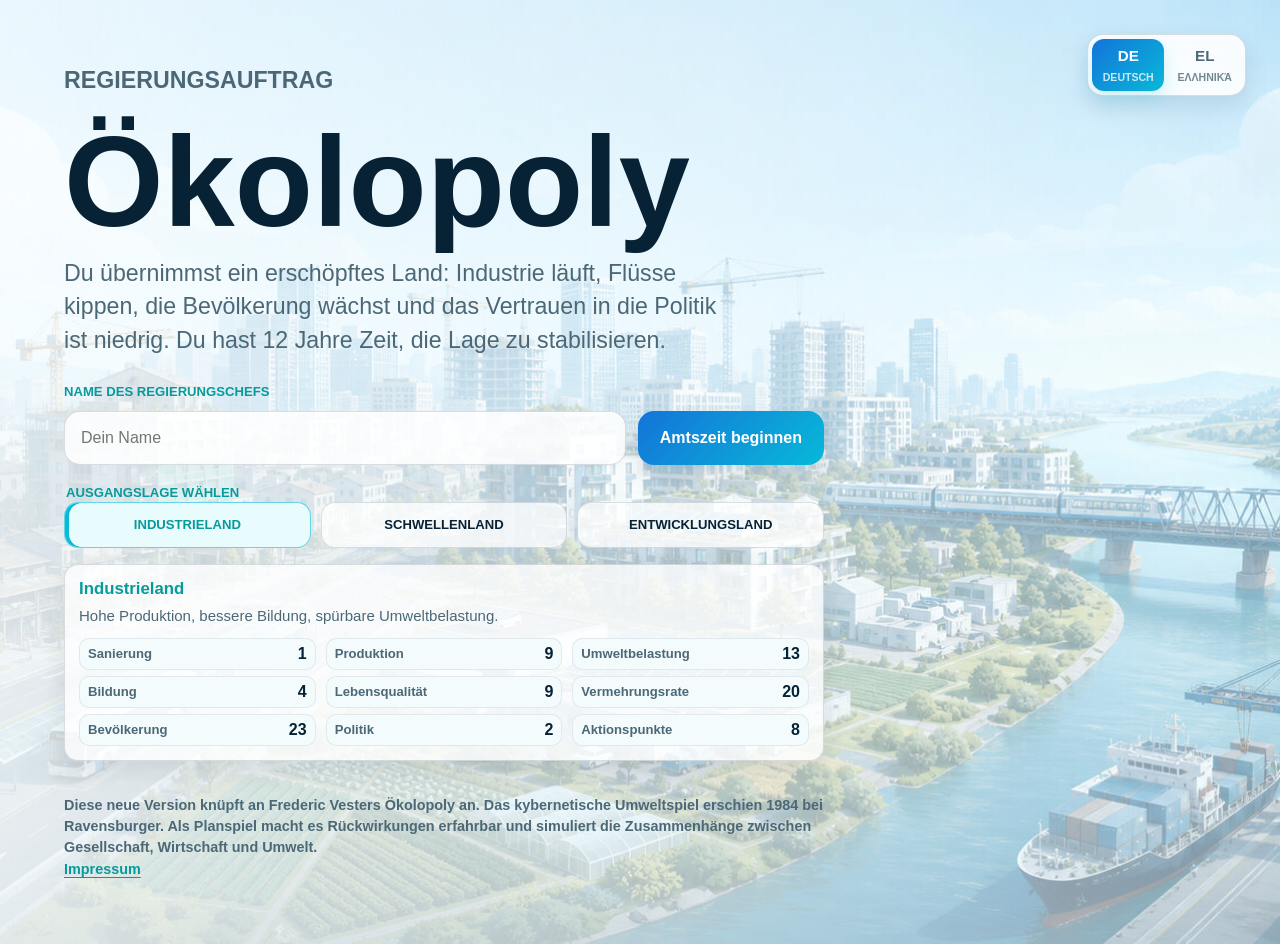
<file: index.html>
<!doctype html>
<html lang="de">
  <head>
    <meta charset="utf-8">
    <meta name="viewport" content="width=device-width, initial-scale=1">
    <title>Oekolopoly</title>
    <link rel="stylesheet" href="styles.css?v=codex-situative-tooltips-20260611-3">
  </head>
  <body>
    <main id="app" class="app-shell" aria-live="polite"></main>
    <script src="curves.js?v=codex-modern-reskin-20260531-3"></script>
    <script src="app.js?v=codex-mobile-tooltip-tap-20260611"></script>
  </body>
</html>
</file>
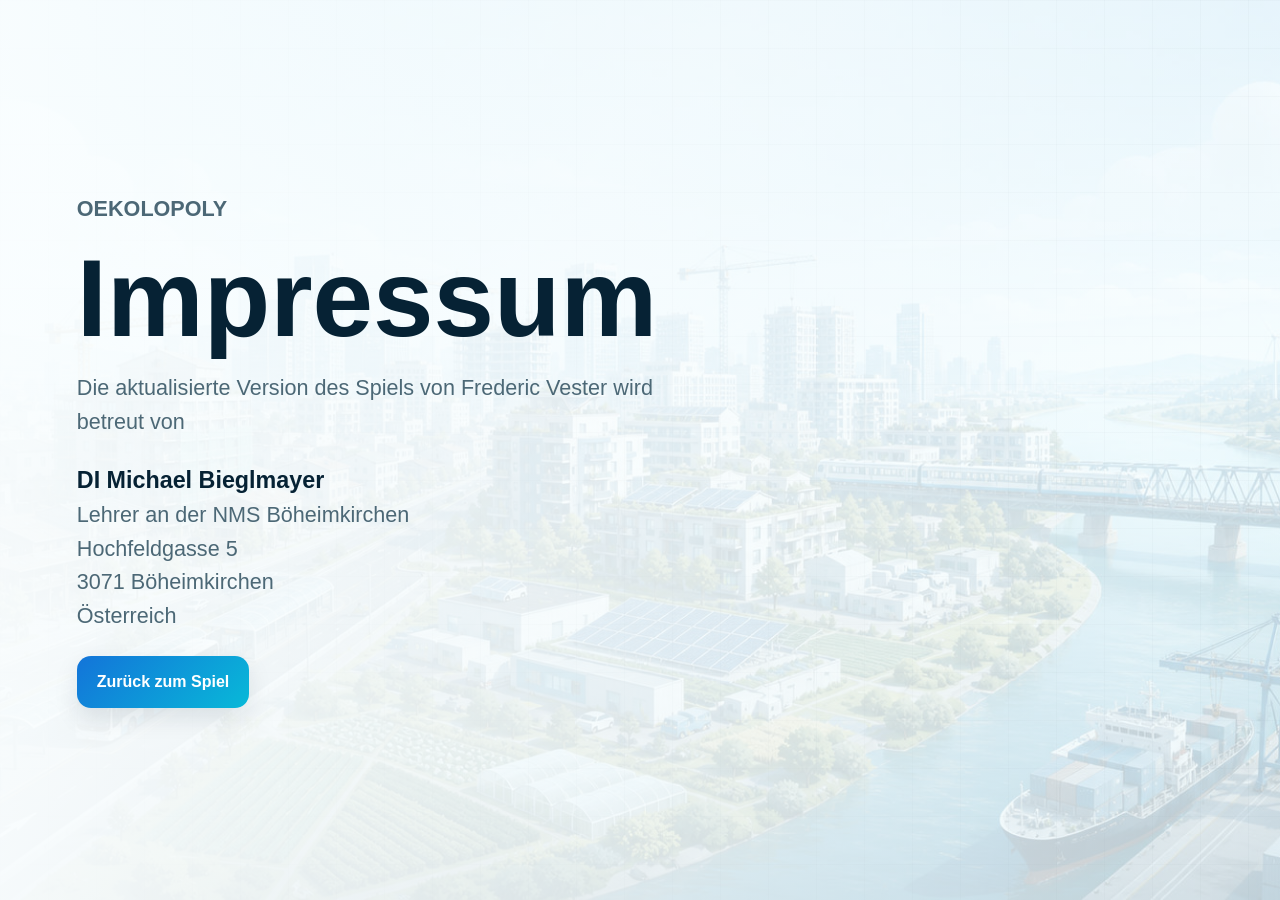
<file: impressum.html>
<!doctype html>
<html lang="de">
  <head>
    <meta charset="utf-8">
    <meta name="viewport" content="width=device-width, initial-scale=1">
    <title>Impressum - Oekolopoly</title>
    <link rel="stylesheet" href="styles.css?v=codex-modern-reskin-20260531-3">
  </head>
  <body class="imprint-page">
    <main class="imprint-screen">
      <section class="imprint-content" aria-labelledby="imprint-title">
        <p class="kicker">Oekolopoly</p>
        <h1 id="imprint-title">Impressum</h1>
        <p>Die aktualisierte Version des Spiels von Frederic Vester wird betreut von</p>
        <address>
          <strong>DI Michael Bieglmayer</strong><br>
          Lehrer an der NMS Böheimkirchen<br>
          Hochfeldgasse 5<br>
          3071 Böheimkirchen<br>
          Österreich
        </address>
        <a class="imprint-back" href="index.html">Zurück zum Spiel</a>
      </section>
    </main>
  </body>
</html>
</file>
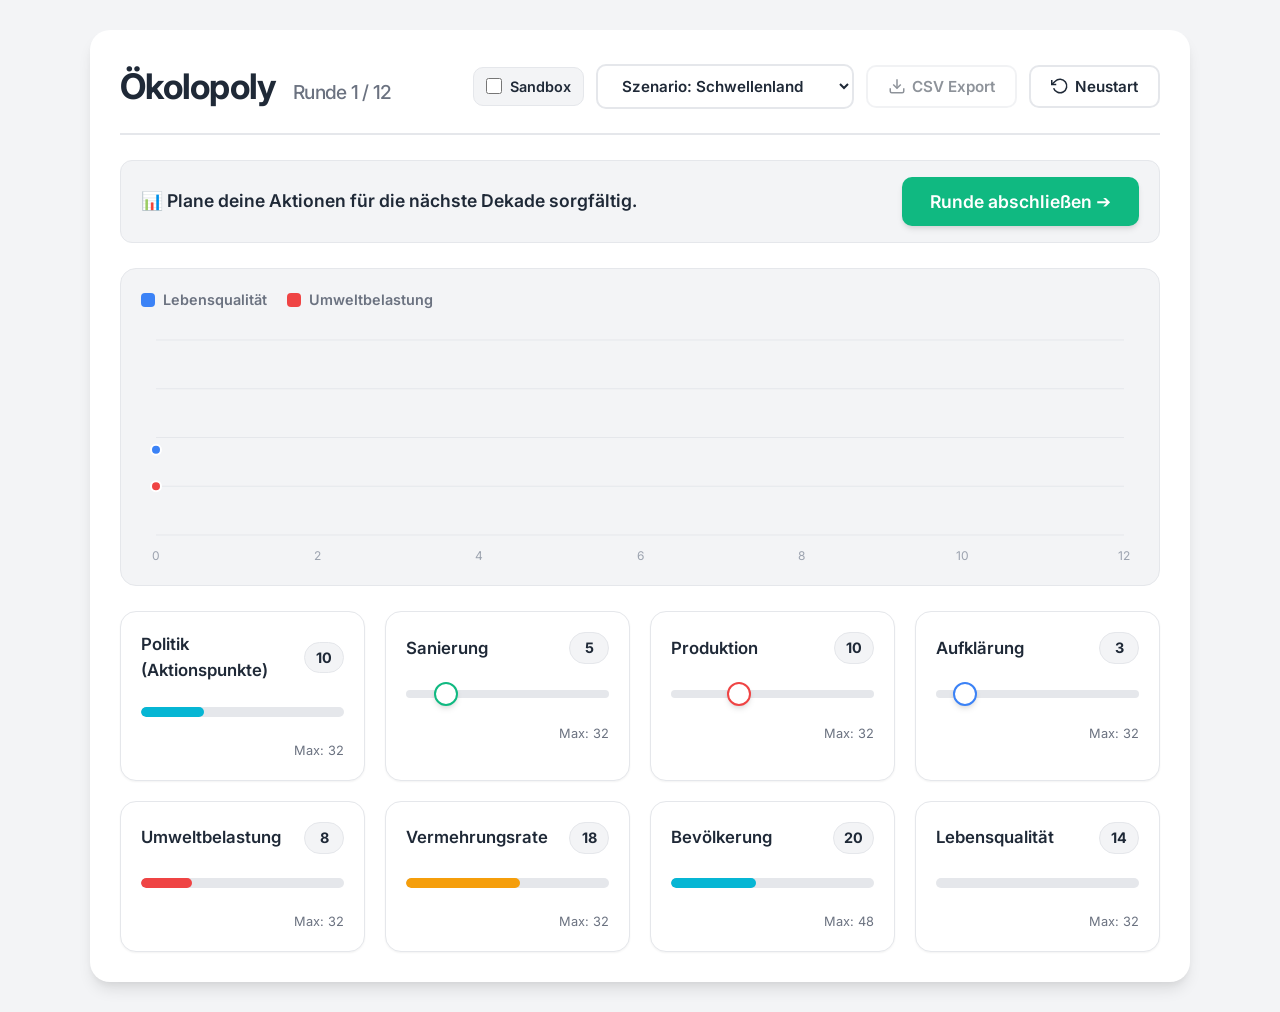
<file: oeko.html>
<!doctype html>
<html lang="de">
<head>
    <meta charset="utf-8">
    <meta name="viewport" content="width=device-width, initial-scale=1">
    <title>Ökolopoly - Modern Edition (Kybernetik-Engine)</title>
    <link href="https://fonts.googleapis.com/css2?family=Inter:wght@400;500;600;700&display=swap" rel="stylesheet">
    <style>
        /* --- Modernes CSS Design --- */
        :root {
            --bg-body: #f3f4f6;
            --bg-surface: #ffffff;
            --text-main: #1f2937;
            --text-muted: #6b7280;
            --border-light: #e5e7eb;
            
            --color-primary: #3b82f6; 
            --color-primary-hover: #2563eb;
            --color-success: #10b981; 
            --color-success-hover: #059669;
            --color-danger: #ef4444; 
            --color-warning: #f59e0b; 
            --color-info: #06b6d4; 
            
            --shadow-sm: 0 1px 2px 0 rgba(0, 0, 0, 0.05);
            --shadow-md: 0 4px 6px -1px rgba(0, 0, 0, 0.1), 0 2px 4px -1px rgba(0, 0, 0, 0.06);
            --shadow-lg: 0 10px 15px -3px rgba(0, 0, 0, 0.1), 0 4px 6px -2px rgba(0, 0, 0, 0.05);
            
            font-family: 'Inter', system-ui, -apple-system, sans-serif;
        }

        * { box-sizing: border-box; margin: 0; padding: 0; }

        body {
            width: 100%; min-height: 100vh;
            background: var(--bg-body); color: var(--text-main);
            padding: 30px 20px; display: flex;
            justify-content: center; align-items: flex-start;
            line-height: 1.5;
        }

        .app-shell {
            background: var(--bg-surface); max-width: 1100px;
            width: 100%; border-radius: 20px;
            box-shadow: var(--shadow-lg); padding: 30px;
            display: flex; flex-direction: column; gap: 25px;
            position: relative;
        }

        header {
            display: flex; justify-content: space-between; align-items: center;
            border-bottom: 2px solid var(--border-light); padding-bottom: 20px;
            flex-wrap: wrap; gap: 15px;
        }

        h1 { font-size: 2.2rem; font-weight: 700; letter-spacing: -0.02em; color: var(--text-main); }
        h1 span { font-size: 1.2rem; font-weight: 500; color: var(--text-muted); margin-left: 10px; }

        .header-actions { display: flex; gap: 12px; align-items: center; flex-wrap: wrap; }

        .sandbox-toggle {
            display: flex; align-items: center; gap: 8px; font-weight: 600; font-size: 0.9rem;
            cursor: pointer; padding: 8px 12px; background: var(--bg-body);
            border: 1px solid var(--border-light); border-radius: 10px; color: var(--text-main);
            transition: all 0.2s;
        }
        .sandbox-toggle:hover { background: #e5e7eb; }
        .sandbox-toggle input { cursor: pointer; width: 16px; height: 16px; accent-color: var(--color-warning); }

        button, select {
            padding: 10px 20px; font-size: 0.95rem; font-weight: 600;
            border: none; border-radius: 10px; cursor: pointer;
            transition: all 0.2s ease; display: inline-flex;
            align-items: center; justify-content: center;
            font-family: inherit;
        }

        .btn-outline { background: transparent; color: var(--text-main); border: 2px solid var(--border-light); }
        .btn-outline:hover:not(:disabled) { background: var(--bg-body); border-color: #d1d5db; }
        
        select.btn-outline { appearance: auto; background-color: var(--bg-surface); padding-right: 12px; }

        button.btn-primary { background: var(--color-primary); color: white; box-shadow: var(--shadow-md); }
        button.btn-primary:hover:not(:disabled) { background: var(--color-primary-hover); transform: translateY(-1px); }
        button.btn-success { background: var(--color-success); color: white; box-shadow: var(--shadow-md); padding: 14px 28px; font-size: 1.1rem; }
        button.btn-success:hover:not(:disabled) { background: var(--color-success-hover); transform: translateY(-2px); box-shadow: var(--shadow-lg); }
        button:disabled, select:disabled { opacity: 0.5; cursor: not-allowed; transform: none !important; box-shadow: none !important; }

        .status-banner {
            padding: 16px 20px; border-radius: 12px; font-weight: 600; font-size: 1.1rem;
            display: flex; align-items: center; justify-content: space-between;
            background: var(--bg-body); color: var(--text-main);
            border: 1px solid var(--border-light); transition: all 0.3s ease;
        }
        .status-banner.is-danger { background: #fef2f2; color: #991b1b; border-color: #f87171; }
        .status-banner.is-success { background: #ecfdf5; color: #065f46; border-color: #34d399; }
        .status-banner.is-warning { background: #fffbeb; color: #b45309; border-color: #fcd34d; }

        .chart-section { background: var(--bg-body); border-radius: 16px; padding: 20px; border: 1px solid var(--border-light); }
        .legend { display: flex; gap: 20px; margin-bottom: 15px; font-size: 0.9rem; font-weight: 600; color: var(--text-muted); }
        .legend-item { display: flex; align-items: center; gap: 8px; }
        .legend-color { width: 14px; height: 14px; border-radius: 4px; }
        canvas { width: 100%; height: 240px; display: block; }

        .dashboard { display: grid; grid-template-columns: repeat(auto-fit, minmax(240px, 1fr)); gap: 20px; }
        .metric-card {
            background: var(--bg-surface); border: 1px solid var(--border-light);
            border-radius: 16px; padding: 20px; display: flex; flex-direction: column;
            gap: 16px; box-shadow: var(--shadow-sm); transition: transform 0.2s, box-shadow 0.2s;
        }
        .metric-card:hover { box-shadow: var(--shadow-md); transform: translateY(-2px); }
        .metric-card h3 { font-size: 1.05rem; font-weight: 600; display: flex; justify-content: space-between; align-items: center; }
        .badge { background: var(--bg-body); color: var(--text-main); padding: 4px 10px; border-radius: 20px; font-size: 0.9rem; font-weight: 700; border: 1px solid var(--border-light); min-width: 40px; text-align: center; }

        input[type=range] { -webkit-appearance: none; width: 100%; background: transparent; margin: 10px 0; }
        input[type=range]:focus { outline: none; }
        input[type=range]::-webkit-slider-runnable-track { width: 100%; height: 8px; cursor: pointer; background: var(--border-light); border-radius: 4px; }
        input[type=range]::-webkit-slider-thumb {
            height: 24px; width: 24px; border-radius: 50%; background: var(--bg-surface);
            border: 2px solid var(--color-primary); cursor: pointer; -webkit-appearance: none;
            margin-top: -8px; box-shadow: var(--shadow-md); transition: transform 0.1s;
        }
        input[type=range]::-webkit-slider-thumb:hover { transform: scale(1.15); }
        
        input.slider-red::-webkit-slider-thumb { border-color: var(--color-danger); }
        input.slider-green::-webkit-slider-thumb { border-color: var(--color-success); }
        input.slider-blue::-webkit-slider-thumb { border-color: var(--color-primary); }
        input.slider-info::-webkit-slider-thumb { border-color: var(--color-info); }
        input.slider-warning::-webkit-slider-thumb { border-color: var(--color-warning); }
        input.slider-danger::-webkit-slider-thumb { border-color: var(--color-danger); }

        .readonly-bar { width: 100%; height: 10px; background: var(--border-light); border-radius: 5px; overflow: hidden; position: relative; margin: 8px 0; }
        .readonly-fill { height: 100%; background: var(--color-warning); width: 50%; border-radius: 5px; transition: width 0.4s cubic-bezier(0.4, 0, 0.2, 1); }
        .metric-footer { font-size: 0.8rem; color: var(--text-muted); text-align: right; }

        /* --- NEU: Modal Styles (Game Over / Abgesetzt) --- */
        .modal-overlay {
            position: fixed; top: 0; left: 0; width: 100%; height: 100%;
            background: rgba(0, 0, 0, 0.6); backdrop-filter: blur(4px);
            display: flex; align-items: center; justify-content: center;
            opacity: 0; pointer-events: none; transition: opacity 0.3s ease;
            z-index: 1000;
        }
        .modal-overlay.active {
            opacity: 1; pointer-events: auto;
        }
        .modal-box {
            background: var(--bg-surface); padding: 40px; border-radius: 24px;
            max-width: 500px; width: 90%; text-align: center;
            box-shadow: 0 25px 50px -12px rgba(0, 0, 0, 0.25);
            transform: translateY(20px); transition: transform 0.3s ease;
        }
        .modal-overlay.active .modal-box {
            transform: translateY(0);
        }
        .modal-icon { font-size: 4rem; margin-bottom: 10px; }
        .modal-title { font-size: 2rem; font-weight: 700; margin-bottom: 15px; }
        .modal-title.danger { color: var(--color-danger); }
        .modal-title.success { color: var(--color-success); }
        .modal-message { font-size: 1.1rem; color: var(--text-muted); margin-bottom: 30px; line-height: 1.6; }
        
    </style>
</head>
<body>

    <!-- NEU: Game Over Modal -->
    <div id="game-modal" class="modal-overlay">
        <div class="modal-box">
            <div id="modal-icon" class="modal-icon">❌</div>
            <h2 id="modal-title" class="modal-title danger">ABGESETZT!</h2>
            <p id="modal-message" class="modal-message">Die Umwelt wurde zerstört.</p>
            <button id="btn-modal-close" class="btn-primary" style="width: 100%; padding: 14px; font-size: 1.1rem;">Verstanden</button>
        </div>
    </div>

    <main id="app" class="app-shell" aria-live="polite">
        <header>
            <h1>Ökolopoly <span id="round-display">Runde 1 / 12</span></h1>
            <div class="header-actions">
                <label class="sandbox-toggle" title="Schaltet alle Regler für manuelles Experimentieren frei">
                    <input type="checkbox" id="sandbox-checkbox">
                    Sandbox
                </label>
                <select id="scenario-select" class="btn-outline">
                    <option value="industrieland">Szenario: Industrieland</option>
                    <option value="schwellenland" selected>Szenario: Schwellenland</option>
                    <option value="entwicklungsland">Szenario: Entwicklungsland</option>
                </select>

                <button id="btn-export" class="btn-outline" disabled>
                    <svg width="18" height="18" viewBox="0 0 24 24" fill="none" stroke="currentColor" stroke-width="2" style="margin-right: 6px;"><path d="M21 15v4a2 2 0 0 1-2 2H5a2 2 0 0 1-2-2v-4"></path><polyline points="7 10 12 15 17 10"></polyline><line x1="12" y1="15" x2="12" y2="3"></line></svg>
                    CSV Export
                </button>
                <button id="btn-restart" class="btn-outline">
                    <svg width="18" height="18" viewBox="0 0 24 24" fill="none" stroke="currentColor" stroke-width="2" style="margin-right: 6px;"><polyline points="1 4 1 10 7 10"></polyline><path d="M3.51 15a9 9 0 1 0 2.13-9.36L1 10"></path></svg>
                    Neustart
                </button>
            </div>
        </header>

        <div id="status-banner" class="status-banner">
            <span id="status-message">📊 Plane deine Aktionen für die nächste Dekade sorgfältig.</span>
            <button id="btn-next" class="btn-success">Runde abschließen ➔</button>
        </div>

        <div class="chart-section">
            <div class="legend">
                <div class="legend-item"><div class="legend-color" style="background: var(--color-primary);"></div> Lebensqualität</div>
                <div class="legend-item"><div class="legend-color" style="background: var(--color-danger);"></div> Umweltbelastung</div>
            </div>
            <canvas id="historyChart"></canvas>
        </div>

        <div class="dashboard" id="metrics-container">
            <!-- Dynamisch generierte Karten landen hier -->
        </div>
    </main>

    <script>
        (function () {
            "use strict";

            // --- TEIL 1: WIRKUNGSKURVEN & KYBERNETISCHE MATRIX ---
            const clamp = (value, min, max) => Math.max(min, Math.min(max, value));

            function interpolate(points, x) {
                if (x <= points[0][0]) return points[0][1];
                for (let i = 1; i < points.length; i += 1) {
                    const left = points[i - 1];
                    const right = points[i];
                    if (x <= right[0]) {
                        const span = right[0] - left[0] || 1;
                        const ratio = (x - left[0]) / span;
                        return left[1] + (right[1] - left[1]) * ratio;
                    }
                }
                return points[points.length - 1][1];
            }

            function step(points, x) {
                let value = points[0][1];
                for (let i = 0; i < points.length; i += 1) {
                    if (x >= points[i][0]) value = points[i][1];
                }
                return value;
            }

            function makeCurve(points, mode) {
                return function curve(input, context) {
                    const x = Number.isFinite(input) ? input : 0;
                    const y = mode === "linear" ? interpolate(points, x) : step(points, x);
                    const scale = context && context.scale ? context.scale : 1;
                    return Math.round(y * scale);
                };
            }

            const curves = {
                "f1-Sanierung-auf-Umweltbelastung": makeCurve([[0, 0], [10, -3], [20, -7], [32, -12]], "linear"),
                "f2-Sanierung-auf-Sanierung": makeCurve([[0, -1], [15, -2], [32, -4]], "linear"),
                "f3-Produktion-auf-Produktion": makeCurve([[0, -2], [10, 0], [20, 2], [32, 4]], "linear"),
                "f4-Produktion-auf-Umweltbelastung": makeCurve([[0, 0], [10, 2], [20, 6], [32, 12]], "linear"),
                "f5-Umweltbelastung-auf-Umweltbelastung": makeCurve([[0, 0], [15, 1], [25, 3], [32, 5]], "linear"),
                "f6-Umweltbelastung-auf-Lebensqualitaet": makeCurve([[0, 2], [10, 0], [20, -5], [32, -12]], "linear"),
                "f7-Aufklaerung-auf-Aufklaerung": makeCurve([[0, -1], [16, -2], [32, -3]], "linear"),
                "f8-Aufklaerung-auf-Lebensqualitaet": makeCurve([[0, -1], [10, 0], [20, 3], [32, 6]], "linear"),
                "f9-Aufklaerung-auf-Vermehrungsrate": makeCurve([[0, 1], [10, 0], [20, -2], [32, -4]], "linear"),
                "f10-Lebensqualitaet-auf-Lebensqualitaet": makeCurve([[0, -6], [3, -4], [5, 0], [7, 1], [9, 2], [18, 3], [23, 4], [27, 5], [32, 5]], "step")
            };

            const relations = [
                ["sanierung", "umweltbelastung", "f1-Sanierung-auf-Umweltbelastung"],
                ["sanierung", "sanierung", "f2-Sanierung-auf-Sanierung"],
                ["produktion", "produktion", "f3-Produktion-auf-Produktion"],
                ["produktion", "umweltbelastung", "f4-Produktion-auf-Umweltbelastung"],
                ["umweltbelastung", "umweltbelastung", "f5-Umweltbelastung-auf-Umweltbelastung"],
                ["umweltbelastung", "lebensqualitaet", "f6-Umweltbelastung-auf-Lebensqualitaet"],
                ["aufklaerung", "aufklaerung", "f7-Aufklaerung-auf-Aufklaerung"],
                ["aufklaerung", "lebensqualitaet", "f8-Aufklaerung-auf-Lebensqualitaet"],
                ["aufklaerung", "vermehrungsrate", "f9-Aufklaerung-auf-Vermehrungsrate"],
                ["lebensqualitaet", "lebensqualitaet", "f10-Lebensqualitaet-auf-Lebensqualitaet"]
            ];

            // --- TEIL 2: ANWENDUNGSLOGIK ---
            const MAX_ROUNDS = 12;

            const startScenarios = {
                "industrieland": {
                    politik: 25, sanierung: 12, produktion: 26, aufklaerung: 18,
                    umweltbelastung: 22, vermehrungsrate: 8, bevoelkerung: 35, lebensqualitaet: 28
                },
                "schwellenland": {
                    politik: 10, sanierung: 5, produktion: 10, aufklaerung: 3,
                    umweltbelastung: 8, vermehrungsrate: 18, bevoelkerung: 20, lebensqualitaet: 14
                },
                "entwicklungsland": {
                    politik: 5, sanierung: 2, produktion: 4, aufklaerung: 1,
                    umweltbelastung: 5, vermehrungsrate: 28, bevoelkerung: 40, lebensqualitaet: 6
                }
            };

            const metrics = [
                { key: "politik", label: "Politik (Aktionspunkte)", max: 32, color: "slider-info", control: false },
                { key: "sanierung", label: "Sanierung", max: 32, color: "slider-green", control: true },
                { key: "produktion", label: "Produktion", max: 32, color: "slider-red", control: true },
                { key: "aufklaerung", label: "Aufklärung", max: 32, color: "slider-blue", control: true },
                { key: "umweltbelastung", label: "Umweltbelastung", max: 32, color: "slider-danger", control: false },
                { key: "vermehrungsrate", label: "Vermehrungsrate", max: 32, color: "slider-warning", control: false },
                { key: "bevoelkerung", label: "Bevölkerung", max: 48, color: "slider-info", control: false },
                { key: "lebensqualitaet", label: "Lebensqualität", max: 32, color: "slider-blue", control: false }
            ];

            let state = {
                round: 1,
                running: true,
                sandboxMode: false,
                values: {},
                history: []
            };

            const uiContainer = document.getElementById("metrics-container");
            const roundDisplay = document.getElementById("round-display");
            const statusBanner = document.getElementById("status-banner");
            const statusMessage = document.getElementById("status-message");
            const btnNext = document.getElementById("btn-next");
            const btnExport = document.getElementById("btn-export");
            const btnRestart = document.getElementById("btn-restart");
            const sandboxCheckbox = document.getElementById("sandbox-checkbox");
            const scenarioSelect = document.getElementById("scenario-select");
            const canvas = document.getElementById("historyChart");
            const ctx = canvas.getContext("2d");
            
            // Modal Elements
            const gameModal = document.getElementById("game-modal");
            const modalIcon = document.getElementById("modal-icon");
            const modalTitle = document.getElementById("modal-title");
            const modalMessage = document.getElementById("modal-message");
            const btnModalClose = document.getElementById("btn-modal-close");

            function initGame() {
                state.round = 1;
                state.running = true;
                
                const currentScenario = scenarioSelect.value;
                state.values = { ...startScenarios[currentScenario] };
                state.history = [];
                
                btnNext.style.display = "inline-flex";
                btnExport.disabled = true;
                scenarioSelect.disabled = false;
                gameModal.classList.remove("active");
                
                updateStatusBanner();
                recordHistory();
                renderUI();
                drawChart();
            }

            function updateStatusBanner() {
                if (!state.running) return;
                
                if (state.sandboxMode) {
                    statusBanner.className = "status-banner is-warning";
                    statusMessage.textContent = "🛠️ Sandbox-Modus aktiv: Du kannst alle Werte (auch Politik) frei überschreiben.";
                } else {
                    statusBanner.className = "status-banner";
                    statusMessage.textContent = "📊 Plane deine Aktionen für die nächste Dekade sorgfältig.";
                }
            }

            sandboxCheckbox.addEventListener("change", (e) => {
                state.sandboxMode = e.target.checked;
                updateStatusBanner();
                renderUI(); 
            });

            scenarioSelect.addEventListener("change", initGame);
            btnModalClose.addEventListener("click", () => gameModal.classList.remove("active"));

            function recordHistory() {
                state.history.push({
                    runde: state.round,
                    lebensqualitaet: state.values.lebensqualitaet,
                    umweltbelastung: state.values.umweltbelastung,
                    produktion: state.values.produktion,
                    sanierung: state.values.sanierung,
                    aufklaerung: state.values.aufklaerung,
                    politik: state.values.politik,
                    vermehrungsrate: state.values.vermehrungsrate,
                    bevoelkerung: state.values.bevoelkerung
                });
            }

            function calculateNextState() {
                let v = state.values;
                let nextV = { ...v };
                let deltas = {};
                Object.keys(v).forEach(k => deltas[k] = 0);

                metrics.forEach(m => {
                    const isControllable = m.control || state.sandboxMode;
                    if (isControllable) {
                        const inputEl = document.getElementById(`input-${m.key}`);
                        if (inputEl) {
                            v[m.key] = parseInt(inputEl.value, 10);
                        }
                    }
                });

                let workingV = { ...v };

                relations.forEach(([source, target, curveName]) => {
                    if (curves[curveName]) {
                        deltas[target] += curves[curveName](workingV[source]);
                    }
                });

                Object.keys(deltas).forEach(k => {
                    if (k !== 'bevoelkerung' && k !== 'politik') {
                        let maxVal = metrics.find(m => m.key === k)?.max || 32;
                        nextV[k] = clamp(workingV[k] + deltas[k], 0, maxVal);
                    }
                });

                let popWachstum = Math.round((workingV.vermehrungsrate - 16) / 4);
                nextV.bevoelkerung = clamp(workingV.bevoelkerung + popWachstum, 0, 48);

                if (!state.sandboxMode) {
                    nextV.politik = clamp(Math.round(nextV.bevoelkerung * 0.5 + nextV.lebensqualitaet * 0.2), 0, 32);
                } else {
                    nextV.politik = workingV.politik; 
                }

                state.values = nextV;
            }

            function advanceRound() {
                if (!state.running) return;

                scenarioSelect.disabled = true;

                calculateNextState();
                state.round++;
                recordHistory();

                // --- ABGESETZT LOGIK ---
                if (state.values.lebensqualitaet <= 0) {
                    endGame("Die Lebensqualität deines Volkes ist auf Null gesunken. Es kam zu massiven Aufständen und du wurdest abgesetzt!", false);
                } else if (state.values.umweltbelastung >= 32) {
                    endGame("Die Umweltbelastung hat das absolute Maximum erreicht. Dein Land ist unbewohnbar geworden. Du wurdest abgesetzt!", false);
                } else if (state.values.bevoelkerung <= 0) {
                    endGame("Dein Land ist vollständig entvölkert. Es gibt niemanden mehr, den du regieren könntest. Du wurdest abgesetzt!", false);
                } else if (state.values.bevoelkerung >= 48) {
                    endGame("Die absolute Überbevölkerung hat zum totalen Systemkollaps geführt. Du wurdest abgesetzt!", false);
                } else if (state.round > MAX_ROUNDS) {
                    endGame("Du hast 12 Dekaden erfolgreich überstanden und das kybernetische System stabilisiert. Die Zukunft ist gesichert!", true);
                }

                renderUI();
                drawChart();
            }

            function endGame(msg, success) {
                state.running = false;
                statusMessage.textContent = msg;
                btnNext.style.display = "none";
                btnExport.disabled = false;
                scenarioSelect.disabled = false; 
                statusBanner.className = "status-banner " + (success ? "is-success" : "is-danger");

                // Modal anzeigen
                modalIcon.textContent = success ? "🏆" : "❌";
                modalTitle.textContent = success ? "GEWONNEN!" : "ABGESETZT!";
                modalTitle.className = success ? "modal-title success" : "modal-title danger";
                modalMessage.textContent = msg;
                gameModal.classList.add("active");
            }

            function renderUI() {
                uiContainer.innerHTML = "";
                roundDisplay.textContent = `Runde ${Math.min(state.round, MAX_ROUNDS)} / ${MAX_ROUNDS}`;

                metrics.forEach(m => {
                    const val = state.values[m.key];
                    const card = document.createElement("div");
                    card.className = "metric-card";

                    let controlHTML = "";
                    const isControllable = m.control || state.sandboxMode;

                    if (isControllable && state.running) {
                        controlHTML = `<input type="range" id="input-${m.key}" class="${m.color}" min="0" max="${m.max}" value="${val}" oninput="document.getElementById('val-${m.key}').innerText = this.value">`;
                    } else {
                        const percent = (val / m.max) * 100;
                        const barColorName = m.color.replace('slider-', '');
                        const cssColor = `var(--color-${barColorName})`;
                        
                        controlHTML = `
                            <div class="readonly-bar">
                                <div class="readonly-fill" style="width: ${percent}%; background: ${cssColor};"></div>
                            </div>`;
                    }

                    card.innerHTML = `
                        <h3>${m.label} <span class="badge" id="val-${m.key}">${val}</span></h3>
                        ${controlHTML}
                        <div class="metric-footer">Max: ${m.max}</div>
                    `;
                    uiContainer.appendChild(card);
                });
            }

            function drawChart() {
                const dpr = window.devicePixelRatio || 1;
                const rect = canvas.getBoundingClientRect();
                canvas.width = rect.width * dpr;
                canvas.height = rect.height * dpr;
                ctx.scale(dpr, dpr);
                
                const w = rect.width;
                const h = rect.height;
                const padding = 15;
                const bottomPadding = 30;

                ctx.clearRect(0, 0, w, h);
                
                ctx.strokeStyle = '#e5e7eb';
                ctx.lineWidth = 1;
                ctx.beginPath();
                for(let i=0; i<=4; i++) {
                    const y = padding + (h - padding - bottomPadding) * (i/4);
                    ctx.moveTo(padding, y); 
                    ctx.lineTo(w - padding, y); 
                }
                ctx.stroke();

                if (state.history.length === 0) return;

                const stepX = (w - 2 * padding) / Math.max(1, MAX_ROUNDS);
                
                ctx.fillStyle = '#9ca3af';
                ctx.font = '12px Inter, sans-serif';
                ctx.textAlign = 'center';
                for(let i=0; i<=MAX_ROUNDS; i++) {
                    const x = padding + i * stepX;
                    if(i % 2 === 0 || i === MAX_ROUNDS) {
                        ctx.fillText(i, x, h - 5);
                    }
                }

                function drawLine(key, colorHex, maxValue) {
                    ctx.beginPath();
                    ctx.strokeStyle = colorHex;
                    ctx.lineWidth = 4;
                    ctx.lineJoin = 'round';
                    ctx.lineCap = 'round';
                    
                    state.history.forEach((data, index) => {
                        const x = padding + index * stepX;
                        const y = h - bottomPadding - ((data[key] / maxValue) * (h - padding - bottomPadding));
                        if (index === 0) ctx.moveTo(x, y);
                        else ctx.lineTo(x, y);
                    });
                    ctx.stroke();

                    state.history.forEach((data, index) => {
                        const x = padding + index * stepX;
                        const y = h - bottomPadding - ((data[key] / maxValue) * (h - padding - bottomPadding));
                        ctx.beginPath();
                        ctx.arc(x, y, 5, 0, Math.PI * 2);
                        ctx.fillStyle = colorHex;
                        ctx.fill();
                        ctx.strokeStyle = '#fff';
                        ctx.lineWidth = 2;
                        ctx.stroke();
                    });
                }

                drawLine('lebensqualitaet', '#3b82f6', 32); 
                drawLine('umweltbelastung', '#ef4444', 32); 
            }

            function exportHistoryToCSV() {
                if (state.history.length === 0) return;
                const headers = Object.keys(state.history[0]);
                const csvRows = [headers.join(';')];

                state.history.forEach(row => {
                    csvRows.push(headers.map(header => row[header]).join(';'));
                });

                const blob = new Blob([csvRows.join('\n')], { type: 'text/csv;charset=utf-8;' });
                const url = URL.createObjectURL(blob);
                const link = document.createElement('a');
                link.setAttribute('href', url);
                link.setAttribute('download', `oekolopoly_daten_runde_${state.round-1}.csv`);
                document.body.appendChild(link);
                link.click();
                document.body.removeChild(link);
            }

            btnNext.addEventListener("click", advanceRound);
            btnExport.addEventListener("click", exportHistoryToCSV);
            btnRestart.addEventListener("click", initGame);
            window.addEventListener('resize', drawChart);

            initGame();

        })();
    </script>
</body>
</html>
</file>
<file: styles.css>
﻿:root {
  --paper: #f7fcfd;
  --paper-deep: #d9f2f6;
  --ink: #062234;
  --ink-soft: #4c6876;
  --panel: rgba(255, 255, 255, 0.88);
  --panel-strong: #ffffff;
  --line: rgba(6, 34, 52, 0.14);
  --line-strong: rgba(6, 34, 52, 0.28);
  --cyan: #08b9d8;
  --cyan-dark: #079a9b;
  --blue: #1374d9;
  --red: #ff625d;
  --green: #10b7c9;
  --orange: #ffb33e;
  --mint: #25c993;
  --shadow: 0 16px 42px rgba(6, 34, 52, 0.14);
  --soft-shadow: 0 10px 24px rgba(6, 34, 52, 0.1);
  font-family: Inter, "Segoe UI", Roboto, Arial, sans-serif;
}

* {
  box-sizing: border-box;
}

html,
body {
  width: 100%;
  min-height: 100%;
  margin: 0;
  background: #d9f2f6;
  color: var(--ink);
}

button,
input {
  font: inherit;
}

button {
  min-height: 42px;
  border: 1px solid var(--line);
  border-radius: 16px;
  background: rgba(255, 255, 255, 0.88);
  color: var(--ink);
  box-shadow: var(--soft-shadow);
  cursor: pointer;
  font-weight: 800;
}

button:hover:not(:disabled) {
  transform: translateY(-1px);
  box-shadow: 0 14px 28px rgba(6, 34, 52, 0.13);
}

button:active:not(:disabled) {
  transform: translateY(1px);
  box-shadow: 0 8px 18px rgba(6, 34, 52, 0.12);
}

button:disabled {
  opacity: 0.48;
  cursor: not-allowed;
}

.app-shell {
  min-height: 100vh;
}

.kicker {
  margin: 0 0 10px;
  color: var(--cyan-dark);
  font-size: clamp(0.8rem, 1.6vw, 0.95rem);
  font-weight: 900;
  letter-spacing: 0;
  text-transform: uppercase;
}

.intro-screen {
  position: relative;
  min-height: 100vh;
  overflow: hidden;
  display: grid;
  grid-template-rows: minmax(0, 1fr) auto;
  align-items: stretch;
  isolation: isolate;
  padding: clamp(24px, 5vw, 72px);
  --intro-bg: url("assets/images/start-industrieland.jpg");
  background:
    linear-gradient(130deg, rgba(8, 185, 216, 0.18), transparent 36%),
    linear-gradient(180deg, #fbfeff 0%, #eaf9fb 52%, #d7eff4 100%);
}

.intro-screen[data-scenario="industrieland"] {
  --intro-bg: url("assets/images/start-industrieland.jpg");
}

.intro-screen[data-scenario="schwellenland"] {
  --intro-bg: url("assets/images/start-schwellenland.jpg");
}

.intro-screen[data-scenario="entwicklungsland"] {
  --intro-bg: url("assets/images/start-entwicklungsland.jpg");
}

.intro-screen::before {
  content: "";
  position: absolute;
  inset: 0;
  z-index: 0;
  pointer-events: none;
  background: var(--intro-bg) center / cover no-repeat;
  opacity: 0.974;
  filter: saturate(0.9) contrast(1.10);
}

.intro-screen::after {
  content: "";
  position: absolute;
  inset: 0;
  z-index: 0;
  pointer-events: none;
  background-image:
    linear-gradient(90deg, rgba(251, 254, 255, 0.78) 0%, rgba(251, 254, 255, 0.56) 42%, rgba(251, 254, 255, 0.24) 100%),
    linear-gradient(180deg, rgba(255, 255, 255, 0.1), rgba(217, 242, 246, 0.42));
  background-size: auto, auto;
}

.intro-shade {
  display: none;
}

.intro-copy {
  position: relative;
  z-index: 1;
  align-self: center;
  max-width: 760px;
  color: var(--ink);
}

.intro-copy h1,
.result-panel h1 {
  margin: 0 0 18px;
  font-size: clamp(3.8rem, 11vw, 8rem);
  line-height: 0.9;
  letter-spacing: 0;
}

.intro-copy p {
  max-width: 660px;
  margin: 0 0 26px;
  color: var(--ink-soft);
  font-size: clamp(1.05rem, 2.2vw, 1.45rem);
  line-height: 1.45;
}

.name-form {
  display: grid;
  gap: 12px;
  max-width: 760px;
}

.name-form label,
.scenario-picker legend {
  color: var(--cyan-dark);
  font-size: 0.82rem;
  font-weight: 900;
  text-transform: uppercase;
}

.name-row {
  display: grid;
  grid-template-columns: minmax(0, 1fr) auto;
  gap: 12px;
}

.name-row input {
  min-width: 0;
  min-height: 54px;
  border: 1px solid var(--line);
  border-radius: 16px;
  padding: 0 16px;
  background: rgba(255, 255, 255, 0.86);
  color: var(--ink);
  box-shadow: inset 0 1px 0 rgba(255, 255, 255, 0.9);
}

.name-row button,
.intro-screen button {
  min-height: 54px;
  border: 0;
  padding: 0 22px;
  background: linear-gradient(135deg, var(--blue), var(--cyan));
  color: #fff;
}

.language-switcher {
  display: inline-grid;
  grid-template-columns: repeat(2, minmax(0, 1fr));
  gap: 4px;
  min-inline-size: 0;
  margin: 0;
  padding: 4px;
  border: 1px solid var(--line);
  border-radius: 16px;
  background: rgba(255, 255, 255, 0.88);
  box-shadow: var(--soft-shadow);
}

.language-switcher-intro {
  position: absolute;
  z-index: 2;
  top: clamp(18px, 3vw, 34px);
  right: clamp(18px, 3vw, 34px);
}

.language-switcher legend {
  position: absolute;
  width: 1px;
  height: 1px;
  overflow: hidden;
  clip: rect(0 0 0 0);
  white-space: nowrap;
}

.language-switcher label {
  position: relative;
  min-width: 0;
}

.language-switcher input {
  position: absolute;
  opacity: 0;
  pointer-events: none;
}

.language-switcher span {
  display: grid;
  min-width: 64px;
  min-height: 52px;
  place-items: center;
  padding: 6px 9px;
  border-radius: 12px;
  color: var(--ink-soft);
  cursor: pointer;
  line-height: 1;
  text-align: center;
}

.language-switcher strong {
  color: inherit;
  font-size: 0.95rem;
  font-weight: 900;
}

.language-switcher small {
  display: block;
  margin-top: 4px;
  color: currentColor;
  font-size: 0.66rem;
  font-weight: 900;
  opacity: 0.78;
  text-transform: uppercase;
}

.language-switcher input:checked + span {
  background: linear-gradient(135deg, var(--blue), var(--cyan));
  color: #fff;
  box-shadow: 0 8px 18px rgba(8, 185, 216, 0.18);
}

.language-switcher input:focus-visible + span {
  outline: 3px solid rgba(8, 185, 216, 0.35);
  outline-offset: 3px;
}

.scenario-picker {
  display: grid;
  grid-template-columns: repeat(3, minmax(0, 1fr));
  gap: 10px;
  margin: 8px 0 0;
  padding: 0;
  border: 0;
}

.scenario-picker legend {
  grid-column: 1 / -1;
  margin-bottom: 2px;
}

.scenario-option {
  position: relative;
  min-width: 0;
}

.scenario-option input {
  position: absolute;
  opacity: 0;
  pointer-events: none;
}

.scenario-option span {
  display: grid;
  min-height: 46px;
  place-items: center;
  padding: 8px 10px;
  border: 1px solid var(--line);
  border-radius: 14px;
  background: rgba(255, 255, 255, 0.78);
  color: var(--ink);
  text-align: center;
  cursor: pointer;
  font-weight: 800;
}

.scenario-option input:checked + span {
  border-color: rgba(8, 185, 216, 0.58);
  background: #e8fbfd;
  color: var(--cyan-dark);
  box-shadow: inset 4px 0 0 var(--cyan);
}

.scenario-option input:focus-visible + span {
  outline: 3px solid rgba(8, 185, 216, 0.35);
  outline-offset: 3px;
}

.scenario-preview {
  display: grid;
  gap: 8px;
  margin-top: 4px;
  padding: 14px;
  border: 1px solid var(--line);
  border-radius: 14px;
  background: rgba(255, 255, 255, 0.78);
  box-shadow: var(--soft-shadow);
}

.scenario-preview strong {
  color: var(--cyan-dark);
  font-size: 1.05rem;
}

.scenario-preview span {
  color: var(--ink-soft);
  font-size: 0.94rem;
}

.scenario-preview dl {
  display: grid;
  grid-template-columns: repeat(3, minmax(0, 1fr));
  gap: 6px 10px;
  margin: 6px 0 0;
}

.scenario-preview div {
  display: flex;
  align-items: center;
  justify-content: space-between;
  gap: 8px;
  min-width: 0;
  padding: 6px 8px;
  border: 1px solid rgba(6, 34, 52, 0.08);
  border-radius: 10px;
  background: #f3fbfd;
}

.scenario-preview dt {
  min-width: 0;
  overflow: hidden;
  color: var(--ink-soft);
  font-size: 0.82rem;
  font-weight: 800;
  text-overflow: ellipsis;
  white-space: nowrap;
}

.scenario-preview dd {
  margin: 0;
  color: var(--ink);
  font-weight: 900;
}

.intro-attribution {
  position: relative;
  z-index: 1;
  max-width: 760px;
  margin: clamp(18px, 3vw, 34px) 0 0;
  color: var(--ink-soft);
  font-size: 0.9rem;
  font-weight: 700;
  line-height: 1.45;
}

.intro-attribution a {
  display: block;
  width: fit-content;
  margin-top: 2px;
  color: var(--cyan-dark);
  font-weight: 900;
  text-decoration: underline;
  text-underline-offset: 3px;
}

.imprint-screen {
  position: relative;
  min-height: 100vh;
  display: grid;
  align-content: center;
  overflow: hidden;
  padding: clamp(28px, 6vw, 86px);
  background:
    linear-gradient(130deg, rgba(8, 185, 216, 0.18), transparent 36%),
    linear-gradient(180deg, #fbfeff 0%, #eaf9fb 52%, #d7eff4 100%);
}

.imprint-screen::before,
.imprint-screen::after {
  content: "";
  position: absolute;
  inset: 0;
  pointer-events: none;
}

.imprint-screen::before {
  background: url("assets/images/start-industrieland.jpg") center / cover no-repeat;
  opacity: 0.42;
  filter: saturate(0.86) contrast(1.08);
}

.imprint-screen::after {
  background-image:
    linear-gradient(90deg, rgba(251, 254, 255, 0.94) 0%, rgba(251, 254, 255, 0.72) 48%, rgba(251, 254, 255, 0.48) 100%),
    linear-gradient(rgba(6, 34, 52, 0.045) 1px, transparent 1px),
    linear-gradient(90deg, rgba(6, 34, 52, 0.045) 1px, transparent 1px);
  background-size: auto, 48px 48px, 48px 48px;
}

.imprint-content {
  position: relative;
  z-index: 1;
  max-width: 720px;
  color: var(--ink);
}

.imprint-content h1 {
  margin: 0 0 22px;
  font-size: clamp(3rem, 9vw, 6.8rem);
  line-height: 0.92;
  letter-spacing: 0;
}

.imprint-content p,
.imprint-content address {
  max-width: 620px;
  margin: 0 0 24px;
  color: var(--ink-soft);
  font-size: clamp(1.05rem, 2.2vw, 1.35rem);
  line-height: 1.55;
}

.imprint-content address {
  font-style: normal;
}

.imprint-content strong {
  color: var(--ink);
  font-size: 1.08em;
}

.imprint-back {
  display: inline-flex;
  min-height: 52px;
  align-items: center;
  justify-content: center;
  padding: 0 20px;
  border-radius: 14px;
  background: linear-gradient(135deg, var(--blue), var(--cyan));
  color: #fff;
  font-weight: 900;
  text-decoration: none;
  box-shadow: var(--soft-shadow);
}

.game-screen {
  position: relative;
  min-height: 100vh;
  display: grid;
  grid-template-rows: auto minmax(0, 1fr);
  background:
    linear-gradient(130deg, rgba(8, 185, 216, 0.16), transparent 36%),
    linear-gradient(180deg, #fbfeff 0%, #eaf9fb 52%, #d7eff4 100%);
  color: var(--ink);
}

.topline {
  display: flex;
  align-items: center;
  justify-content: space-between;
  gap: 18px;
  min-height: 138px;
  padding: 20px clamp(18px, 2.8vw, 38px) 16px;
  border-bottom: 1px solid var(--line);
  background: rgba(255, 255, 255, 0.74);
  box-shadow: 0 10px 26px rgba(6, 34, 52, 0.08);
  backdrop-filter: blur(16px);
}

.top-title {
  min-width: 0;
}

.system-name {
  margin: 0 0 8px;
  color: var(--ink-soft);
  font-size: 0.92rem;
  font-weight: 900;
  text-transform: uppercase;
}

.topline h2 {
  margin: 0;
  font-size: clamp(1.8rem, 3.3vw, 2.35rem);
  line-height: 1.06;
  letter-spacing: 0;
}

.top-hint {
  margin: 10px 0 0;
  color: var(--ink-soft);
  font-size: clamp(1rem, 1.65vw, 1.22rem);
  line-height: 1.25;
}

.top-actions,
.round-actions {
  display: flex;
  align-items: center;
  gap: 10px;
}

.top-actions {
  justify-content: end;
  flex: 0 0 auto;
  flex-wrap: nowrap;
}

.top-ap-compact,
.icon-button {
  min-height: 72px;
  border: 1px solid var(--line);
  border-radius: 18px;
  background: rgba(255, 255, 255, 0.9);
}

.top-ap-compact {
  display: grid;
  grid-template-columns: auto 56px;
  gap: 14px;
  align-items: center;
  min-width: 220px;
  padding: 9px 14px 9px 18px;
  box-shadow: var(--soft-shadow);
}

.top-ap-compact span {
  color: var(--red);
  font-size: 0.86rem;
  font-weight: 900;
  line-height: 1;
  text-transform: uppercase;
}

.top-ap-compact output {
  display: grid;
  width: 56px;
  height: 56px;
  place-items: center;
  border-radius: 16px;
  background: #e8f9fc;
  color: var(--red);
  font-size: 2rem;
  font-weight: 900;
  line-height: 1;
}

.icon-button {
  display: grid;
  min-width: 106px;
  padding: 8px 12px;
  place-items: center;
  color: var(--ink);
  line-height: 1;
}

.icon-button span {
  display: block;
  color: inherit;
  font-size: 1.6rem;
  line-height: 1;
}

.icon-button small {
  display: block;
  margin-top: 5px;
  font-size: 0.86rem;
  font-weight: 900;
}

.icon-button.quiet {
  background: rgba(255, 255, 255, 0.86);
}

.top-actions .icon-button:not(.quiet),
.play-button,
.fast-forward-button {
  border: 0;
  background: linear-gradient(135deg, var(--blue), var(--cyan));
  color: #fff;
}

.play-button:disabled,
.fast-forward-button:disabled {
  border: 1px solid var(--line);
  background: rgba(255, 255, 255, 0.78);
  color: #6c7f88;
}

.playfield {
  min-height: 0;
  display: grid;
  place-items: center;
  padding: clamp(14px, 2vw, 28px);
}

.retro-board {
  position: relative;
  width: min(100%, 1480px);
  aspect-ratio: 16 / 9;
  overflow: hidden;
  border: 1px solid var(--line-strong);
  border-radius: 14px;
  background:
    linear-gradient(120deg, rgba(255, 255, 255, 0.92), rgba(233, 250, 253, 0.86)),
    linear-gradient(90deg, rgba(8, 185, 216, 0.08), rgba(18, 102, 214, 0.05));
  box-shadow: var(--shadow);
}

.retro-board::before {
  content: "";
  position: absolute;
  inset: 0;
  pointer-events: none;
  background-image:
    linear-gradient(rgba(6, 34, 52, 0.055) 1px, transparent 1px),
    linear-gradient(90deg, rgba(6, 34, 52, 0.055) 1px, transparent 1px);
  background-size: 50px 50px;
}

.retro-board > * {
  position: relative;
  z-index: 1;
}

.control-board,
.effects-board {
  min-height: 480px;
}

.control-board {
  display: grid;
  grid-template-columns: repeat(4, minmax(0, 1fr));
  gap: clamp(76px, 7vh, 88px) clamp(28px, 3vw, 48px);
  align-content: start;
  padding: clamp(22px, 2.4vw, 34px);
  aspect-ratio: auto;
  min-height: 0;
  overflow: visible;
}

.control-board .station {
  position: relative;
  left: auto !important;
  top: auto !important;
  width: auto !important;
  height: clamp(190px, 20vh, 215px) !important;
}

.board-logo {
  position: absolute;
  left: 50%;
  top: 49%;
  display: none;
  width: min(22vw, 265px);
  height: min(22vw, 265px);
  place-items: center;
  border: 1px solid rgba(8, 185, 216, 0.24);
  border-radius: 50%;
  background: rgba(255, 255, 255, 0.46);
  color: rgba(7, 154, 155, 0.86);
  font-size: clamp(2rem, 4vw, 3.1rem);
  font-weight: 900;
  line-height: 1;
  transform: translate(-50%, -50%);
  pointer-events: none;
}

.station {
  position: absolute;
  display: grid;
  grid-template-columns: 38px minmax(0, 1fr);
  grid-template-rows: minmax(0, 1fr) auto;
  column-gap: 12px;
  align-items: end;
  isolation: isolate;
  --station-accent: var(--ink);
}

.station.is-tooltip-visible {
  z-index: 80;
}

.station h3 {
  grid-column: 2;
  min-width: 0;
  margin: 8px 0 0;
  padding: 9px 10px;
  overflow: hidden;
  border: 1px solid var(--line);
  border-radius: 12px;
  background: rgba(255, 255, 255, 0.84);
  box-shadow: 0 8px 16px rgba(6, 34, 52, 0.08);
  font-size: clamp(0.82rem, 1.45vw, 1.15rem);
  line-height: 1;
  text-align: center;
  text-overflow: ellipsis;
  white-space: nowrap;
}

.station-tooltip {
  position: absolute;
  right: -8px;
  bottom: calc(100% + 14px);
  z-index: 40;
  width: min(292px, 78vw);
  margin: 0;
  padding: 12px 14px;
  border: 1px solid rgba(6, 34, 52, 0.18);
  border-radius: 18px;
  background: #fffdf2;
  color: var(--station-accent);
  box-shadow: 0 18px 34px rgba(6, 34, 52, 0.18);
  font-size: clamp(0.78rem, 1.2vw, 0.96rem);
  font-weight: 400;
  line-height: 1.28;
  opacity: 0;
  pointer-events: none;
  transform: translateY(8px) scale(0.98);
  transition:
    opacity 160ms ease,
    transform 160ms ease,
    visibility 160ms ease;
  visibility: hidden;
}

.station-tooltip::after {
  content: "";
  position: absolute;
  right: 48px;
  bottom: -8px;
  width: 14px;
  height: 14px;
  border-right: 1px solid rgba(6, 34, 52, 0.18);
  border-bottom: 1px solid rgba(6, 34, 52, 0.18);
  background: #fffdf2;
  transform: rotate(45deg);
}

.station-tooltip-analysis {
  display: inline-block;
  margin-top: 8px;
  border-top: 1px solid rgba(6, 34, 52, 0.14);
  color: #123441;
  font-weight: 700;
  padding-top: 8px;
}

.control-board .station:nth-of-type(-n+4) .station-tooltip {
  top: calc(100% + 14px);
  bottom: auto;
  transform: translateY(-8px) scale(0.98);
}

.control-board .station:nth-of-type(-n+4) .station-tooltip::after {
  top: -8px;
  bottom: auto;
  border: 0;
  border-top: 1px solid rgba(6, 34, 52, 0.18);
  border-left: 1px solid rgba(6, 34, 52, 0.18);
}

.station.is-tooltip-visible .station-tooltip {
  opacity: 1;
  transform: translateY(0) scale(1);
  visibility: visible;
}

.station-home h3,
.station-park h3,
.station-dump h3 {
  font-size: clamp(0.75rem, 1.28vw, 1rem);
}

.meter,
.mini-meter {
  position: relative;
  grid-row: 1 / span 2;
  align-self: stretch;
  width: 38px;
  min-height: 112px;
  overflow: hidden;
  border: 1px solid var(--line-strong);
  border-radius: 999px;
  background:
    linear-gradient(to bottom, transparent 0 19%, rgba(6, 34, 52, 0.16) 19% 20%, transparent 20% 39%, rgba(6, 34, 52, 0.16) 39% 40%, transparent 40% 59%, rgba(6, 34, 52, 0.16) 59% 60%, transparent 60% 79%, rgba(6, 34, 52, 0.16) 79% 80%, transparent 80%),
    #eefafd;
}

.meter-fill {
  position: absolute;
  left: 5px;
  right: 5px;
  bottom: 5px;
  min-height: 6px;
  border-radius: 999px;
  background: linear-gradient(0deg, var(--cyan-dark), var(--cyan));
}

.meter-red .meter-fill {
  background: linear-gradient(0deg, var(--red), #ff8f85);
}

.meter-green .meter-fill {
  background: linear-gradient(0deg, var(--cyan-dark), var(--cyan));
}

.meter-orange .meter-fill {
  background: linear-gradient(0deg, var(--orange), #ffd15c);
}

.meter-value {
  position: absolute;
  left: 50%;
  bottom: 5px;
  min-width: 42px;
  padding: 2px 6px;
  border-radius: 9px;
  background: rgba(255, 255, 255, 0.75);
  color: var(--ink);
  font-size: 0.86rem;
  font-weight: 900;
  text-align: center;
  transform: translateX(-50%);
  box-shadow: 0 5px 12px rgba(6, 34, 52, 0.12);
}

.station-art {
  position: relative;
  display: grid;
  width: 100%;
  min-height: 100%;
  place-items: center;
  overflow: hidden;
  border: 1px solid var(--line);
  border-radius: 12px;
  background: rgba(255, 255, 255, 0.9);
  color: var(--ink);
  box-shadow: 0 12px 24px rgba(6, 34, 52, 0.12);
}

.station-art-button {
  padding: 0;
  min-height: 100%;
  text-transform: none;
  touch-action: manipulation;
}

.station-art-button:hover:not(:disabled) {
  transform: translateY(-1px);
}

.station-art-button:active:not(:disabled) {
  transform: translateY(1px);
}

.metric-icon {
  width: min(56%, 104px);
  height: min(64%, 104px);
  fill: none;
  stroke: currentColor;
  stroke-width: 4;
  stroke-linecap: round;
  stroke-linejoin: round;
}

.station-dump .metric-icon,
.station-home .metric-icon {
  width: min(45%, 83px);
  height: min(51%, 83px);
  stroke-width: 4.5;
}

.station-home .metric-icon {
  width: min(47.25%, 87px);
  height: min(53.55%, 87px);
}

.station-factory .metric-icon {
  width: min(64%, 120px);
  height: min(74%, 120px);
  stroke-width: 3.48;
}

.station-school .metric-icon {
  width: min(59%, 109px);
  height: min(67%, 109px);
  stroke-width: 3.81;
}

.station-fields .station-art,
.station-school .station-art,
.station-factory .station-art,
.station-park .station-art {
  --station-accent: var(--cyan-dark);
  color: var(--cyan-dark);
}

.station-dump .station-art,
.station-home .station-art {
  --station-accent: #d88a00;
  color: #d88a00;
}

.station-parliament .station-art {
  --station-accent: var(--ink);
  color: var(--ink);
}

.station-fields,
.station-school,
.station-factory,
.station-park {
  --station-accent: var(--cyan-dark);
}

.station-dump,
.station-home {
  --station-accent: #d88a00;
}

.station-parliament,
.station-city {
  --station-accent: var(--ink);
}

.station-art img,
.station-art span {
  display: none;
}

.station-art.is-plot-visible {
  background: #fff;
  color: var(--ink);
}

.station-plot {
  position: absolute;
  inset: 0;
  width: 100%;
  height: 100%;
  display: block;
  background: #fff;
}

.plot-panel {
  fill: #fff;
  stroke: none;
}

.plot-step,
.plot-value-line {
  vector-effect: non-scaling-stroke;
  stroke: rgba(6, 34, 52, 0.12);
  stroke-width: 1;
}

.plot-step.is-year {
  stroke: rgba(6, 34, 52, 0.2);
}

.plot-step.is-half {
  stroke-dasharray: 2 3;
}

.plot-axis {
  vector-effect: non-scaling-stroke;
  stroke: rgba(6, 34, 52, 0.35);
  stroke-width: 2;
}

.plot-line {
  fill: none;
  vector-effect: non-scaling-stroke;
  stroke-width: 4;
  stroke-linecap: round;
  stroke-linejoin: round;
}

.plot-point {
  vector-effect: non-scaling-stroke;
  stroke: #fff;
  stroke-width: 1.5;
}

.plot-red {
  stroke: var(--red);
  fill: var(--red);
}

.plot-green {
  stroke: var(--cyan);
  fill: var(--cyan);
}

.plot-orange {
  stroke: var(--orange);
  fill: var(--orange);
}

.plot-year {
  fill: var(--ink-soft);
  font-size: 11px;
  font-weight: 800;
  text-anchor: middle;
}

.plot-value-label {
  fill: var(--ink);
  font-size: 16px;
  font-weight: 900;
}

.station-controls {
  position: absolute;
   top: -30px;
   left: -5px;
  bottom: -40px;
  z-index: 5;
  display: flex;
  flex-direction: column;
  justify-content: space-between;
  pointer-events: none;
}

.station-controls button {
  display: grid;
  width: 46px;
  min-height: 46px;
  place-items: center;
  border: 0;
  border-radius: 50%;
  background: linear-gradient(135deg, var(--blue), var(--cyan));
  color: #fff;
  box-shadow: 0 10px 20px rgba(8, 185, 216, 0.28);
  font-size: 1.38rem;
  font-weight: 900;
  pointer-events: auto;
}

.planned {
  position: absolute;
  left: -3px;
  bottom: 84px;
  z-index: 7;
  display: grid;
  min-width: 42px;
  min-height: 30px;
  place-items: center;
  border-radius: 999px;
  background: #fff;
  color: var(--blue);
  font-weight: 900;
  box-shadow: 0 8px 16px rgba(6, 34, 52, 0.12);
}

.effect-diagram {
  position: absolute;
  inset: 0;
  width: 100%;
  height: 100%;
  overflow: visible;
}

.effect-diagram .effect-line {
  fill: none;
  stroke: rgba(6, 34, 52, 0.2);
  stroke-width: 7;
  stroke-linecap: round;
  stroke-linejoin: round;
  marker-end: url("#arrow-head");
  opacity: 0.88;
  vector-effect: non-scaling-stroke;
}

.effect-diagram marker path {
  fill: #88a4ae;
  stroke: none;
  marker-end: none;
}

.effect-diagram .effect-line.active {
  opacity: 1;
}

.effect-diagram .effect-flow {
  fill: none;
  stroke-linecap: round;
  stroke-linejoin: round;
  pointer-events: none;
  vector-effect: non-scaling-stroke;
  animation: effect-flow 1520ms linear infinite;
}

.effect-diagram .effect-flow-positive {
  stroke: var(--mint);
  stroke-width: 9;
  stroke-dasharray: 34 30;
}

.effect-diagram .effect-flow-negative {
  stroke: var(--red);
  stroke-width: 9;
  stroke-dasharray: 34 30;
}

.effect-diagram .effect-flow-white {
  stroke: rgba(255, 255, 255, 0.86);
  stroke-width: 4;
  stroke-dasharray: 12 52;
  stroke-dashoffset: -10;
}

@keyframes effect-flow {
  to {
    stroke-dashoffset: -128;
  }
}

.effect-node {
  pointer-events: none;
}

.effect-meter-shell {
  fill: #eefafd;
  stroke: var(--line-strong);
  stroke-width: 2;
  filter: drop-shadow(0 8px 12px rgba(6, 34, 52, 0.14));
}

.effect-meter-tick {
  stroke: rgba(6, 34, 52, 0.16);
  stroke-width: 2;
}

.effect-meter-fill {
  stroke: rgba(255, 255, 255, 0.7);
  stroke-width: 2;
}

.effect-meter-fill.is-changing {
  stroke-width: 4;
  filter: drop-shadow(0 0 6px rgba(8, 185, 216, 0.45));
}

.effect-meter-fill.is-rising {
  stroke: var(--mint);
}

.effect-meter-fill.is-falling {
  stroke: var(--red);
}

.fill-red {
  fill: var(--red);
}

.fill-green {
  fill: var(--cyan);
}

.fill-orange {
  fill: var(--orange);
}

.effect-label-box {
  fill: rgba(255, 255, 255, 0.92);
  stroke: var(--line);
  stroke-width: 2;
  filter: drop-shadow(0 10px 18px rgba(6, 34, 52, 0.12));
}

.effect-label-text {
  fill: var(--ink);
  font-size: 27px;
  font-weight: 900;
  letter-spacing: 0;
}

.effect-value-text {
  fill: var(--ink-soft);
  font-size: 22px;
  font-weight: 900;
}

.effect-node.node-umweltbelastung .effect-label-text {
  font-size: 24px;
}

.effect-node.node-lebensqualitaet .effect-label-text,
.effect-node.node-vermehrungsrate .effect-label-text {
  font-size: 25px;
}

.effect-node.node-vermehrungsrate .effect-label-text {
  font-size: 23px;
}

.bottom-console {
  display: grid;
  grid-template-columns: 210px 320px minmax(260px, 1fr) auto;
  gap: 12px;
  align-items: center;
  min-height: 108px;
  padding: 12px clamp(12px, 2vw, 22px);
  border-top: 1px solid var(--line);
  background: rgba(255, 255, 255, 0.78);
}

.ap-display h3 {
  margin: 0 0 8px;
  color: var(--red);
  font-size: clamp(1.1rem, 2.2vw, 1.7rem);
  line-height: 1;
}

.ap-display output {
  display: inline-grid;
  min-width: 74px;
  min-height: 54px;
  place-items: center;
  border-radius: 16px;
  background: #e8f9fc;
  color: var(--red);
  font-size: clamp(1.6rem, 4vw, 2.8rem);
  font-weight: 900;
}

.allocation-list {
  display: grid;
  grid-template-columns: repeat(2, minmax(0, 1fr));
  gap: 5px 16px;
}

.allocation-list div {
  display: flex;
  justify-content: space-between;
  gap: 10px;
  min-width: 0;
  font-size: clamp(0.82rem, 1.6vw, 1.2rem);
  white-space: nowrap;
}

.allocation-list span {
  min-width: 0;
  overflow: hidden;
  text-overflow: ellipsis;
}

.allocation-list strong {
  color: var(--blue);
  font-size: 1.25em;
}

.console-message {
  min-width: 0;
  color: var(--ink-soft);
  font-size: clamp(1rem, 1.7vw, 1.35rem);
  line-height: 1.15;
}

.console-message p {
  display: flex;
  align-items: center;
  gap: 12px;
  min-height: 42px;
  margin: 0;
  overflow: visible;
  white-space: normal;
}

.delta-badge {
  display: inline-block;
  font-size: 1.8em;
  font-weight: 900;
}

.delta-badge.positive {
  color: var(--mint);
}

.delta-badge.negative {
  color: var(--red);
}

.round-actions {
  justify-content: end;
  flex-wrap: wrap;
}

.round-actions button {
  width: 132px;
  padding: 7px 8px;
  line-height: 1.05;
}

.result-screen {
  position: relative;
  min-height: 100vh;
  display: grid;
  place-items: center;
  isolation: isolate;
  padding: clamp(18px, 5vw, 62px);
  --result-bg: url("assets/images/success-industrieland.jpg");
  background:
    linear-gradient(130deg, rgba(8, 185, 216, 0.14), transparent 40%),
    linear-gradient(180deg, #fbfeff 0%, #eaf9fb 52%, #d7eff4 100%);
}

.result-screen[data-outcome="success"][data-scenario="industrieland"] {
  --result-bg: url("assets/images/success-industrieland.jpg");
}

.result-screen[data-outcome="success"][data-scenario="schwellenland"] {
  --result-bg: url("assets/images/success-schwellenland.jpg");
}

.result-screen[data-outcome="success"][data-scenario="entwicklungsland"] {
  --result-bg: url("assets/images/success-entwicklungsland.jpg");
}

.result-screen[data-outcome="fail"][data-scenario="industrieland"] {
  --result-bg: url("assets/images/fail-industrieland.jpg");
}

.result-screen[data-outcome="fail"][data-scenario="schwellenland"] {
  --result-bg: url("assets/images/fail-schwellenland.jpg");
}

.result-screen[data-outcome="fail"][data-scenario="entwicklungsland"] {
  --result-bg: url("assets/images/fail-entwicklungsland.jpg");
}

.result-screen::after {
  content: "";
  position: absolute;
  inset: 0;
  z-index: 0;
  pointer-events: none;
  background-image:
    linear-gradient(90deg, rgba(251, 254, 255, 0.82) 0%, rgba(251, 254, 255, 0.66) 45%, rgba(251, 254, 255, 0.48) 100%),
    linear-gradient(180deg, rgba(255, 255, 255, 0.18), rgba(217, 242, 246, 0.68)),
    linear-gradient(rgba(6, 34, 52, 0.04) 1px, transparent 1px),
    linear-gradient(90deg, rgba(6, 34, 52, 0.04) 1px, transparent 1px);
  background-size: auto, auto, 50px 50px, 50px 50px;
}

.result-panel {
  position: relative;
  z-index: 1;
  display: grid;
  gap: 10px;
  width: min(980px, 100%);
}

.result-summary-panel,
.result-diagram-panel {
  border: 1px solid var(--line-strong);
  border-radius: 18px;
  box-shadow: 0 22px 56px rgba(6, 34, 52, 0.18);
  overflow: hidden;
}

.result-summary-panel {
  padding: clamp(20px, 4vw, 34px);
  background:
    linear-gradient(90deg, rgba(255, 255, 255, 0.88) 0%, rgba(255, 255, 255, 0.72) 50%, rgba(255, 255, 255, 0.38) 100%),
    linear-gradient(180deg, rgba(255, 255, 255, 0.2), rgba(227, 248, 251, 0.2)),
    var(--result-bg) center / cover no-repeat;
  backdrop-filter: blur(8px);
}

.result-diagram-panel {
  padding: clamp(18px, 3vw, 34px);
  background: rgba(255, 255, 255, 0.94);
  backdrop-filter: blur(16px);
}

.result-panel-top {
  display: flex;
  align-items: start;
  justify-content: space-between;
  gap: 16px;
  margin: 0 0 8px;
}

.result-panel-top .kicker {
  color: var(--cyan-dark);
  font-weight: 900;
}

.result-restart-top {
  flex: 0 0 auto;
  min-height: 36px;
  padding: 7px 12px;
  border: 0;
  border-radius: 999px;
  background: #e2f7fb;
  color: var(--cyan-dark);
  font-size: 0.86rem;
  line-height: 1.05;
}

.result-panel h1 {
  color: var(--red);
  font-size: clamp(2.4rem, 7vw, 5rem);
}

.result-panel[data-result-tone="stable"] h1 {
  color: var(--cyan-dark);
}

.result-panel[data-result-tone="shaky"] h1,
.result-panel[data-result-tone="weak"] h1 {
  color: var(--ink);
}

.result-panel[data-result-tone="fail"] h1 {
  color: var(--red);
}

.result-panel p {
  margin: 0 0 22px;
  max-width: 780px;
  color: var(--ink-soft);
  font-size: clamp(1rem, 2vw, 1.25rem);
  line-height: 1.45;
}

.result-grid {
  display: grid;
  grid-template-columns: repeat(4, minmax(0, 1fr));
  gap: 10px;
  margin: 0 0 22px;
}

.result-grid div {
  padding: 10px;
  border: 1px solid var(--line);
  border-radius: 10px;
  background: rgba(243, 251, 253, 0.68);
  backdrop-filter: blur(6px);
}

.result-grid dt {
  min-height: 2.2em;
  color: var(--ink-soft);
  font-size: 0.75rem;
  font-weight: 900;
  text-transform: uppercase;
}

.result-grid dd {
  margin: 4px 0 0;
  color: var(--ink);
  font-size: 1.7rem;
  font-weight: 900;
}

.result-plots {
  display: grid;
  grid-template-columns: repeat(2, minmax(0, 1fr));
  gap: 12px;
  margin: 0 0 22px;
}

.result-plot-card {
  min-width: 0;
}

.result-plot-card h2 {
  margin: 0;
  padding: 6px 8px;
  border: 1px solid var(--line);
  border-bottom: 0;
  border-radius: 10px 10px 0 0;
  background: #e2f7fb;
  font-size: clamp(0.82rem, 1.7vw, 1rem);
  line-height: 1.1;
  text-align: center;
  text-transform: uppercase;
}

.result-plot-frame {
  position: relative;
  aspect-ratio: 280 / 144;
  overflow: hidden;
  border: 1px solid var(--line);
  border-radius: 0 0 10px 10px;
  background: #fff;
}

.result-diagram-panel > button:last-child {
  width: 100%;
  min-height: 52px;
  border: 0;
  background: linear-gradient(135deg, var(--blue), var(--cyan));
  color: #fff;
}

@media (max-width: 1100px) {
  .topline {
    align-items: flex-start;
    flex-wrap: wrap;
  }

  .top-actions {
    justify-content: start;
    flex-wrap: wrap;
  }

  .retro-board {
    width: 100%;
    min-height: 540px;
    aspect-ratio: auto;
  }

  .station {
    grid-template-columns: 32px minmax(0, 1fr);
  }

  .station h3 {
    font-size: 0.82rem;
  }

  .meter,
  .mini-meter {
    width: 32px;
  }
}

@media (max-width: 720px) {
  .intro-screen {
    align-items: end;
    padding: 22px;
  }

  .language-switcher-intro {
    top: 16px;
    right: 16px;
  }

  .name-row,
  .scenario-picker,
  .scenario-preview dl {
    grid-template-columns: 1fr;
  }

  .topline {
    display: grid;
    min-height: 0;
  }

  .top-actions {
    justify-content: start;
  }

  .top-ap-compact {
    width: min(100%, 220px);
  }

  .retro-board {
    min-height: 620px;
  }

  .station {
    transform: scale(0.9);
    transform-origin: top left;
  }

  .control-board {
    display: grid;
    grid-template-columns: repeat(2, minmax(0, 1fr));
    gap: 34px 14px;
    align-content: start;
    min-height: 0;
    padding: 20px 12px 24px;
    aspect-ratio: auto;
  }

  .control-board .station {
    position: relative;
    left: auto !important;
    top: auto !important;
    width: auto !important;
    height: 168px !important;
    transform: none;
    grid-template-columns: 32px minmax(0, 1fr);
    column-gap: 8px;
  }

  .control-board .board-logo {
    display: none;
  }

  .control-board .station-art {
    min-height: 0;
    aspect-ratio: 1 / 1;
  }

  .control-board .station h3 {
    padding: 7px 5px;
    font-size: 0.72rem;
  }

  .control-board .meter {
    width: 32px;
    min-height: 132px;
  }

  .control-board .meter-value {
    bottom: 26px;
  }

  .control-board .station-controls {
    top: -22px;
    left: -7px;
    bottom: -25px;
  }

  .control-board .station-controls button {
    width: 42px;
    min-height: 42px;
  }

  .control-board .planned {
    left: -5px;
    bottom: 76px;
    min-width: 38px;
  }

  .control-board .station:nth-of-type(n) .station-tooltip {
    top: auto;
    right: 0;
    bottom: calc(100% + 10px);
    width: min(260px, calc(100vw - 42px));
    padding: 10px 11px;
    font-size: 0.76rem;
    line-height: 1.24;
    transform: translateY(7px) scale(0.98);
  }

  .control-board .station:nth-of-type(n) .station-tooltip::after {
    top: auto;
    right: 38px;
    bottom: -8px;
    border: 0;
    border-right: 1px solid rgba(6, 34, 52, 0.18);
    border-bottom: 1px solid rgba(6, 34, 52, 0.18);
  }

  .control-board .station:nth-of-type(2n + 1) .station-tooltip {
    right: auto;
    left: 34px;
  }

  .control-board .station:nth-of-type(2n + 1) .station-tooltip::after {
    right: auto;
    left: 38px;
  }

  .control-board .station:nth-of-type(-n+2) .station-tooltip {
    top: calc(100% + 10px);
    bottom: auto;
    transform: translateY(-7px) scale(0.98);
  }

  .control-board .station:nth-of-type(-n+2) .station-tooltip::after {
    top: -8px;
    bottom: auto;
    border: 0;
    border-top: 1px solid rgba(6, 34, 52, 0.18);
    border-left: 1px solid rgba(6, 34, 52, 0.18);
  }

  .control-board .station.is-tooltip-visible .station-tooltip {
    transform: translateY(0) scale(1);
  }

  .result-grid {
    grid-template-columns: repeat(2, minmax(0, 1fr));
  }

  .result-plots {
    grid-template-columns: 1fr;
  }
}
</file>
